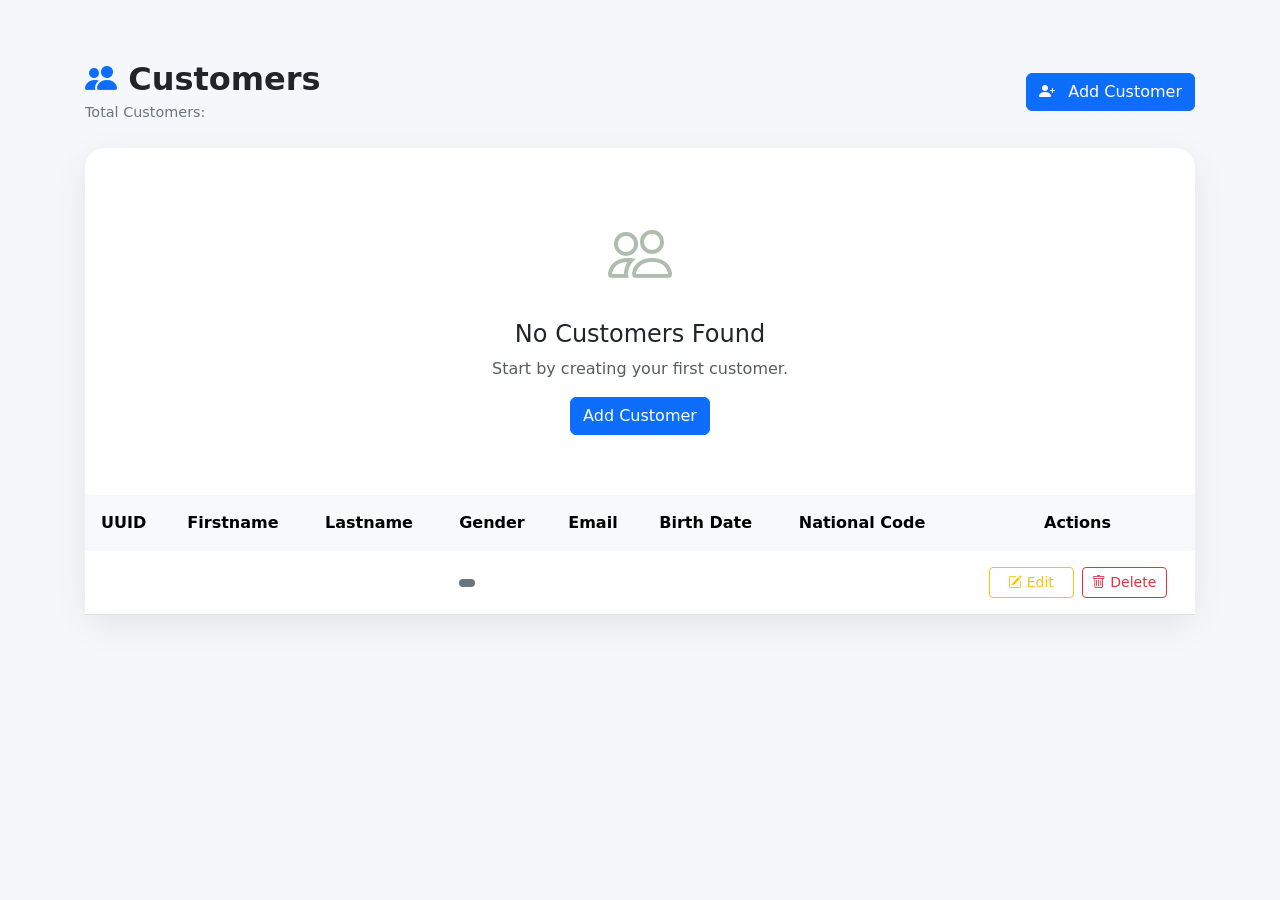
<file: thymeleaf-one/src/main/resources/templates/index.html>
<!DOCTYPE html>
<html lang="en" xmlns:th="http://www.thymeleaf.org">

<head>
    <meta charset="UTF-8">
    <meta name="viewport" content="width=device-width, initial-scale=1">

    <title>Customers</title>
    <link rel="stylesheet" th:href="@{/css/style.css}">
    <link href="https://cdn.jsdelivr.net/npm/bootstrap@5.3.3/dist/css/bootstrap.min.css" rel="stylesheet">
    <link href="https://cdn.jsdelivr.net/npm/bootstrap-icons@1.11.3/font/bootstrap-icons.css" rel="stylesheet">

    <style>
        body {
            background: #f5f7fb;
            min-height: 100vh;
        }

        .page {
            padding: 60px 15px;
        }

        .card {
            border: none;
            border-radius: 20px;
            box-shadow: 0 10px 35px rgba(0, 0, 0, .08);
        }

        .table > :not(caption) > * > * {
            padding: 1rem;
        }

        tbody tr {
            transition: all .2s ease;
        }

        tbody tr:hover {
            background-color: #f8f9ff;
        }

        .customer-count {
            font-size: .9rem;
            color: #6c757d;
        }

        .action-btn {
            min-width: 85px;
        }

        .table thead th {
            border-bottom: none;
        }

        .empty-state {
            padding: 60px 20px;
            text-align: center;
        }

        .empty-state i {
            font-size: 4rem;
            color: #aebdad;
        }
    </style>
</head>

<body>

<div th:replace="menu :: menu-one"></div>

<div class="container page">

    <div class="d-flex justify-content-between align-items-center mb-4">

        <div>
            <h2 class="fw-bold mb-1">
                <i class="bi bi-people-fill text-primary"></i>
                Customers
            </h2>

            <div class="customer-count">
                Total Customers:
                <span class="fw-semibold" th:text="${users != null ? #lists.size(users) : 0}"></span>
            </div>
        </div>

        <a th:href="@{/signup}" class="btn btn-primary">
            <i class="bi bi-person-plus-fill me-2"></i>
            Add Customer
        </a>

    </div>

    <div class="card">

        <div class="card-body p-0">

            <div th:switch="${users}">

                <div th:case="null" class="empty-state">
                    <i class="bi bi-people"></i>

                    <h4 class="mt-3">No Customers Found</h4>

                    <p class="text-muted">
                        Start by creating your first customer.
                    </p>

                    <a th:href="@{/signup}" class="btn btn-primary">
                        Add Customer
                    </a>
                </div>

                <div th:case="*">

                    <div class="table-responsive">

                        <table class="table table-hover align-middle mb-0">

                            <thead class="table-light">

                            <tr>
                                <th>UUID</th>
                                <th>Firstname</th>
                                <th>Lastname</th>
                                <th>Gender</th>
                                <th>Email</th>
                                <th>Birth Date</th>
                                <th>National Code</th>
                                <th class="text-center">Actions</th>
                            </tr>

                            </thead>

                            <tbody>

                            <tr th:each="customer : ${users}">

                                <td class="fw-semibold"
                                    th:text="${customer.uuid}">
                                </td>

                                <td th:text="${customer.firstname}">
                                </td>

                                <td th:text="${customer.lastname}">
                                </td>

                                <td>
                                    <span class="badge rounded-pill text-bg-secondary"
                                          th:text="${customer.gender}">
                                    </span>
                                </td>

                                <td th:text="${customer.email}">
                                </td>

                                <td th:text="${customer.birthDate}">
                                </td>

                                <td th:text="${customer.nationalCode}">
                                </td>

                                <td>

                                    <div class="d-flex justify-content-center gap-2">

                                        <a th:href="@{/edit/{uuid}(uuid=${customer.uuid})}"
                                           class="btn btn-outline-warning btn-sm action-btn">

                                            <i class="bi bi-pencil-square"></i>
                                            Edit

                                        </a>

                                        <a th:href="@{/delete/{uuid}(uuid=${customer.uuid})}"
                                           class="btn btn-outline-danger btn-sm action-btn"
                                           onclick="return confirm('Delete this customer?');">

                                            <i class="bi bi-trash"></i>
                                            Delete

                                        </a>

                                    </div>

                                </td>

                            </tr>

                            </tbody>

                        </table>

                    </div>

                </div>

            </div>

        </div>

    </div>

</div>

<script src="https://cdn.jsdelivr.net/npm/bootstrap@5.3.3/dist/js/bootstrap.bundle.min.js"></script>

</body>

</html>
</file>
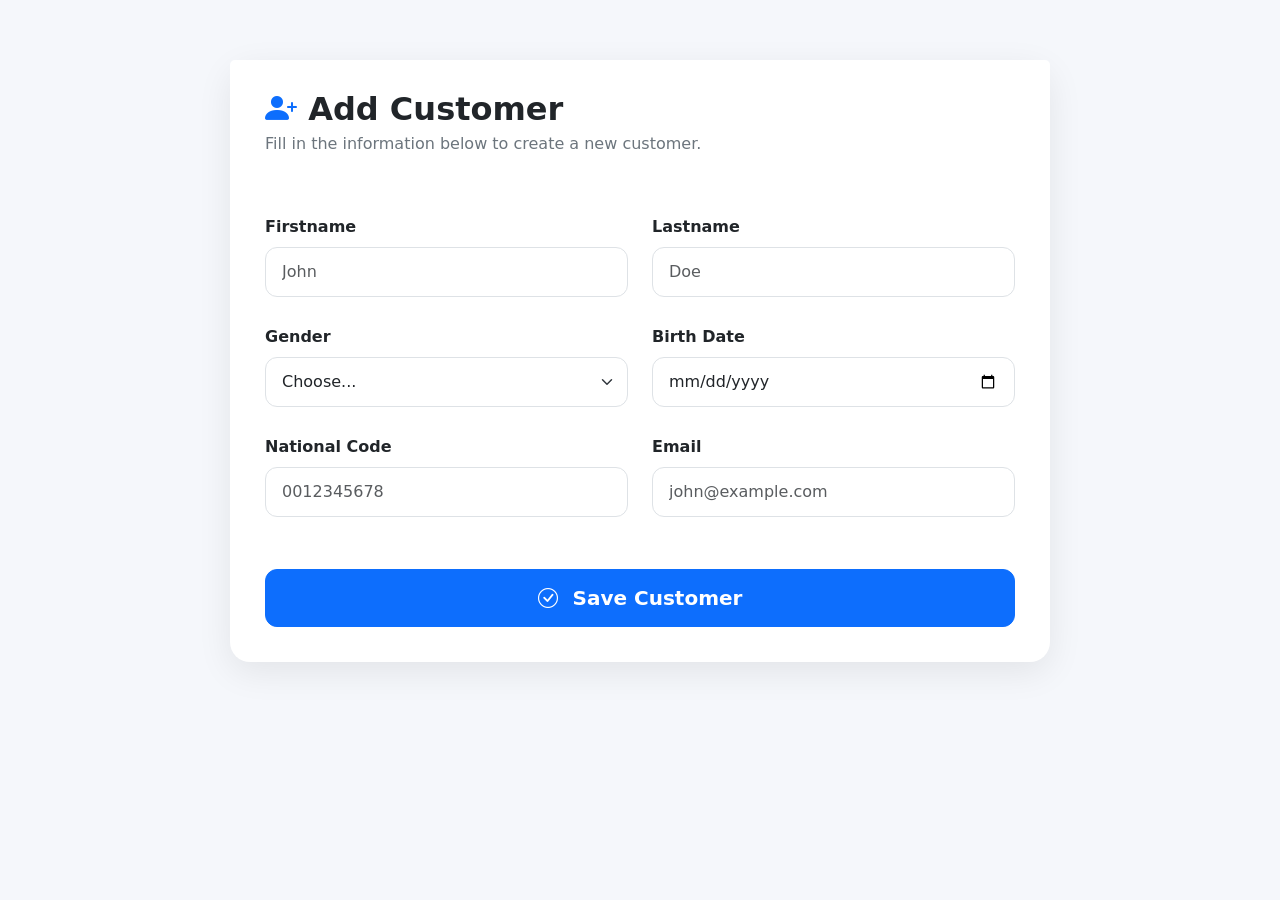
<file: thymeleaf-one/src/main/resources/templates/add-user.html>
<!DOCTYPE html>
<html lang="en" xmlns:th="http://www.thymeleaf.org">

<head>
    <meta charset="UTF-8">
    <meta name="viewport" content="width=device-width, initial-scale=1">

    <title>Add Customer</title>
    <link rel="stylesheet" th:href="@{/css/style.css}">
    <link href="https://cdn.jsdelivr.net/npm/bootstrap@5.3.3/dist/css/bootstrap.min.css" rel="stylesheet">
    <link href="https://cdn.jsdelivr.net/npm/bootstrap-icons@1.11.3/font/bootstrap-icons.css" rel="stylesheet">

    <style>
        body {
            background: #f5f7fb;
            min-height: 100vh;
        }

        .page {
            max-width: 850px;
            margin: auto;
            padding: 60px 15px;
        }

        .card {
            border: none;
            border-radius: 20px;
            box-shadow: 0 10px 35px rgba(0, 0, 0, .08);
        }

        .card-header {
            background: white;
            border: none;
            padding: 30px 35px 0;
        }

        .card-body {
            padding: 35px;
        }

        .form-label {
            font-weight: 600;
        }

        .form-control,
        .form-select {
            border-radius: 12px;
            padding: .75rem 1rem;
        }

        .form-control:focus,
        .form-select:focus {
            box-shadow: 0 0 0 .2rem rgba(13, 110, 253, .15);
        }

        .btn {
            border-radius: 12px;
            padding: .8rem;
            font-weight: 600;
        }

        .invalid-feedback {
            display: block;
        }
    </style>
</head>

<body>

<div th:replace="menu :: menu-one"></div>

<div class="page">

    <div class="card">

        <div class="card-header">
            <h2 class="fw-bold mb-1">
                <i class="bi bi-person-plus-fill text-primary"></i>
                Add Customer
            </h2>

            <p class="text-secondary mb-4">
                Fill in the information below to create a new customer.
            </p>
        </div>

        <div class="card-body">

            <form th:action="@{/add}" th:object="${customer}" method="post">

                <div class="row g-4">

                    <div class="col-md-6">
                        <label for="firstname" class="form-label">Firstname</label>

                        <input
                                id="firstname"
                                type="text"
                                class="form-control"
                                th:field="*{firstname}"
                                placeholder="John"
                                th:classappend="${#fields.hasErrors('firstname')} ? ' is-invalid'">

                        <div class="invalid-feedback"
                             th:errors="*{firstname}">
                        </div>
                    </div>

                    <div class="col-md-6">
                        <label for="lastname" class="form-label">Lastname</label>

                        <input
                                id="lastname"
                                type="text"
                                class="form-control"
                                th:field="*{lastname}"
                                placeholder="Doe"
                                th:classappend="${#fields.hasErrors('lastname')} ? ' is-invalid'">

                        <div class="invalid-feedback"
                             th:errors="*{lastname}">
                        </div>
                    </div>

                    <div class="col-md-6">
                        <label for="gender" class="form-label">Gender</label>

                        <select
                                id="gender"
                                class="form-select"
                                th:field="*{gender}"
                                th:classappend="${#fields.hasErrors('gender')} ? ' is-invalid'">

                            <option value="">Choose...</option>

                            <option
                                    th:each="g : ${T(com.project.one.domain.constant.Gender).values()}"
                                    th:value="${g.name()}"
                                    th:text="${g.name()}">
                            </option>

                        </select>

                        <div class="invalid-feedback"
                             th:errors="*{gender}">
                        </div>
                    </div>

                    <div class="col-md-6">
                        <label for="birthDate" class="form-label">Birth Date</label>

                        <input
                                id="birthDate"
                                type="date"
                                class="form-control"
                                th:field="*{birthDate}"
                                th:classappend="${#fields.hasErrors('birthDate')} ? ' is-invalid'">

                        <div class="invalid-feedback"
                             th:errors="*{birthDate}">
                        </div>
                    </div>

                    <div class="col-md-6">
                        <label for="nationalCode" class="form-label">National Code</label>

                        <input
                                id="nationalCode"
                                type="text"
                                class="form-control"
                                placeholder="0012345678"
                                th:field="*{nationalCode}"
                                th:classappend="${#fields.hasErrors('nationalCode')} ? ' is-invalid'">

                        <div class="invalid-feedback"
                             th:errors="*{nationalCode}">
                        </div>
                    </div>

                    <div class="col-md-6">
                        <label for="email" class="form-label">Email</label>

                        <input
                                id="email"
                                type="email"
                                class="form-control"
                                placeholder="john@example.com"
                                th:field="*{email}"
                                th:classappend="${#fields.hasErrors('email')} ? ' is-invalid'">

                        <div class="invalid-feedback"
                             th:errors="*{email}">
                        </div>
                    </div>

                </div>

                <div class="mt-5 d-grid">
                    <button class="btn btn-primary btn-lg">
                        <i class="bi bi-check-circle me-2"></i>
                        Save Customer
                    </button>
                </div>

            </form>

        </div>

    </div>

</div>

<script src="https://cdn.jsdelivr.net/npm/bootstrap@5.3.3/dist/js/bootstrap.bundle.min.js"></script>

</body>
</html>
</file>
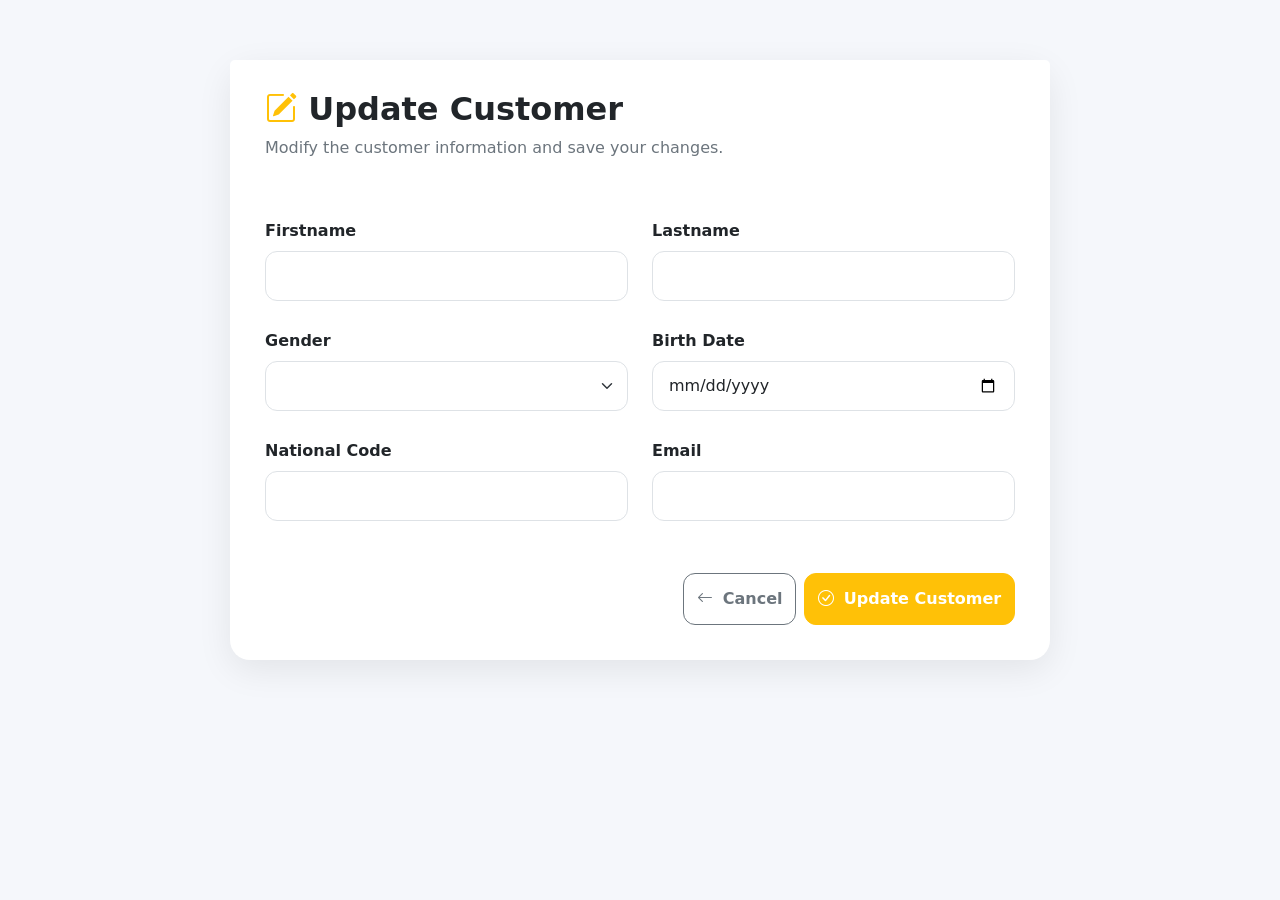
<file: thymeleaf-one/src/main/resources/templates/update-user.html>
<!DOCTYPE html>
<html lang="en" xmlns:th="http://www.thymeleaf.org">

<head>
    <meta charset="UTF-8">
    <meta name="viewport" content="width=device-width, initial-scale=1">

    <title>Update Customer</title>
    <link rel="stylesheet" th:href="@{/css/style.css}">
    <link href="https://cdn.jsdelivr.net/npm/bootstrap@5.3.3/dist/css/bootstrap.min.css" rel="stylesheet">
    <link href="https://cdn.jsdelivr.net/npm/bootstrap-icons@1.11.3/font/bootstrap-icons.css" rel="stylesheet">

    <style>

        body{
            background:#f5f7fb;
            min-height:100vh;
        }

        .page{
            max-width:850px;
            margin:auto;
            padding:60px 15px;
        }

        .card{
            border:none;
            border-radius:20px;
            box-shadow:0 10px 35px rgba(0,0,0,.08);
        }

        .card-header{
            border:none;
            background:white;
            padding:30px 35px 0;
        }

        .card-body{
            padding:35px;
        }

        .form-label{
            font-weight:600;
        }

        .form-control,
        .form-select{
            border-radius:12px;
            padding:.75rem 1rem;
        }

        .form-control:focus,
        .form-select:focus{
            box-shadow:0 0 0 .2rem rgba(13,110,253,.15);
        }

        .btn{
            border-radius:12px;
            padding:.8rem;
            font-weight:600;
        }

        .invalid-feedback{
            display:block;
        }

    </style>

</head>

<body>

<div th:replace="menu :: menu-one"></div>

<div class="page">

    <div class="card">

        <div class="card-header">

            <h2 class="fw-bold mb-2">
                <i class="bi bi-pencil-square text-warning"></i>
                Update Customer
            </h2>

            <p class="text-secondary mb-4">
                Modify the customer information and save your changes.
            </p>

        </div>

        <div class="card-body">

            <form
                    method="post"
                    th:action="@{/update/{uuid}(uuid=${customer.uuid})}"
                    th:object="${customer}">

                <div class="row g-4">

                    <div class="col-md-6">

                        <label class="form-label" for="firstname">
                            Firstname
                        </label>

                        <input
                                id="firstname"
                                type="text"
                                class="form-control"
                                th:field="*{firstname}"
                                th:classappend="${#fields.hasErrors('firstname')} ? ' is-invalid'">

                        <div class="invalid-feedback"
                             th:errors="*{firstname}">
                        </div>

                    </div>

                    <div class="col-md-6">

                        <label class="form-label" for="lastname">
                            Lastname
                        </label>

                        <input
                                id="lastname"
                                type="text"
                                class="form-control"
                                th:field="*{lastname}"
                                th:classappend="${#fields.hasErrors('lastname')} ? ' is-invalid'">

                        <div class="invalid-feedback"
                             th:errors="*{lastname}">
                        </div>

                    </div>

                    <div class="col-md-6">

                        <label class="form-label" for="gender">
                            Gender
                        </label>

                        <select
                                id="gender"
                                class="form-select"
                                th:field="*{gender}"
                                th:classappend="${#fields.hasErrors('gender')} ? ' is-invalid'">

                            <option
                                    th:each="g : ${T(com.project.one.domain.constant.Gender).values()}"
                                    th:value="${g.name()}"
                                    th:text="${g.name()}">
                            </option>

                        </select>

                        <div class="invalid-feedback"
                             th:errors="*{gender}">
                        </div>

                    </div>

                    <div class="col-md-6">

                        <label class="form-label" for="birthDate">
                            Birth Date
                        </label>

                        <input
                                id="birthDate"
                                type="date"
                                class="form-control"
                                th:field="*{birthDate}"
                                th:classappend="${#fields.hasErrors('birthDate')} ? ' is-invalid'">

                        <div class="invalid-feedback"
                             th:errors="*{birthDate}">
                        </div>

                    </div>

                    <div class="col-md-6">

                        <label class="form-label" for="nationalCode">
                            National Code
                        </label>

                        <input
                                id="nationalCode"
                                type="text"
                                class="form-control"
                                th:field="*{nationalCode}"
                                th:classappend="${#fields.hasErrors('nationalCode')} ? ' is-invalid'">

                        <div class="invalid-feedback"
                             th:errors="*{nationalCode}">
                        </div>

                    </div>

                    <div class="col-md-6">

                        <label class="form-label" for="email">
                            Email
                        </label>

                        <input
                                id="email"
                                type="email"
                                class="form-control"
                                th:field="*{email}"
                                th:classappend="${#fields.hasErrors('email')} ? ' is-invalid'">

                        <div class="invalid-feedback"
                             th:errors="*{email}">
                        </div>

                    </div>

                </div>

                <div class="d-flex justify-content-end gap-2 mt-5">

                    <a
                            th:href="@{/index}"
                            class="btn btn-outline-secondary">

                        <i class="bi bi-arrow-left me-1"></i>
                        Cancel

                    </a>

                    <button
                            type="submit"
                            class="btn btn-warning text-white">

                        <i class="bi bi-check-circle me-1"></i>
                        Update Customer

                    </button>

                </div>

            </form>

        </div>

    </div>

</div>

<script src="https://cdn.jsdelivr.net/npm/bootstrap@5.3.3/dist/js/bootstrap.bundle.min.js"></script>

</body>
</html>
</file>
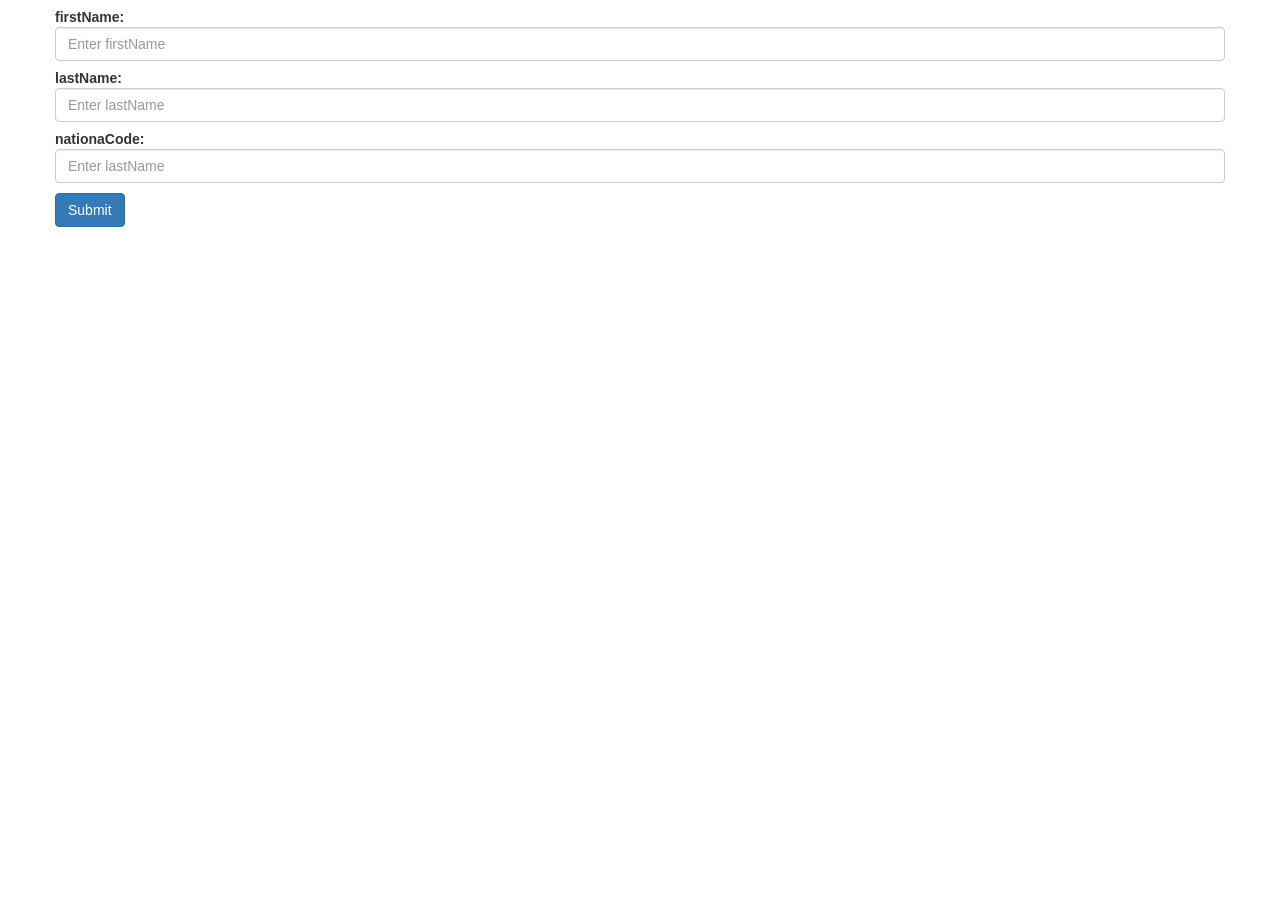
<file: thymeleaf-two/src/main/resources/templates/form-one.html>
<!DOCTYPE html>

<html lang="en"
      xmlns="http://www.w3.org/1999/xhtml" xmlns:th="http://www.thymeleaf.org">
<head>
    <meta content="text/html; charset=utf-8" http-equiv="Content-Type"/>
    <link href="http://maxcdn.bootstrapcdn.com/bootstrap/3.3.6/css/bootstrap.min.css"
          rel="stylesheet"/>
    <title></title>
</head>

<body>
<div th:include="menu :: menu-one"></div>
<div class="container">
    <form action="#" class="form-horizontal" method="post"
          th:action="@{/}" th:object="${user}">
        <div class="form-group">
            <label class="control-label" for="firstName">firstName:</label>
            <input class="form-control" id="firstName" placeholder="Enter firstName"
                   th:field="*{firstName}" type="text"/>
            <label class="control-label" for="lastName">lastName:</label>
            <input class="form-control" id="lastName" placeholder="Enter lastName"
                   th:field="*{lastName}" type="text"/>
            <label class="control-label" for="nationaCode">nationaCode:</label>
            <input class="form-control" id="nationaCode" placeholder="Enter lastName"
                   th:field="*{nationalCode}" type="text"/>
            <button class="btn btn-primary" style="margin-top: 10px" type="submit">Submit</button>
        </div>
    </form>
</div>
</body>

</html>
</file>
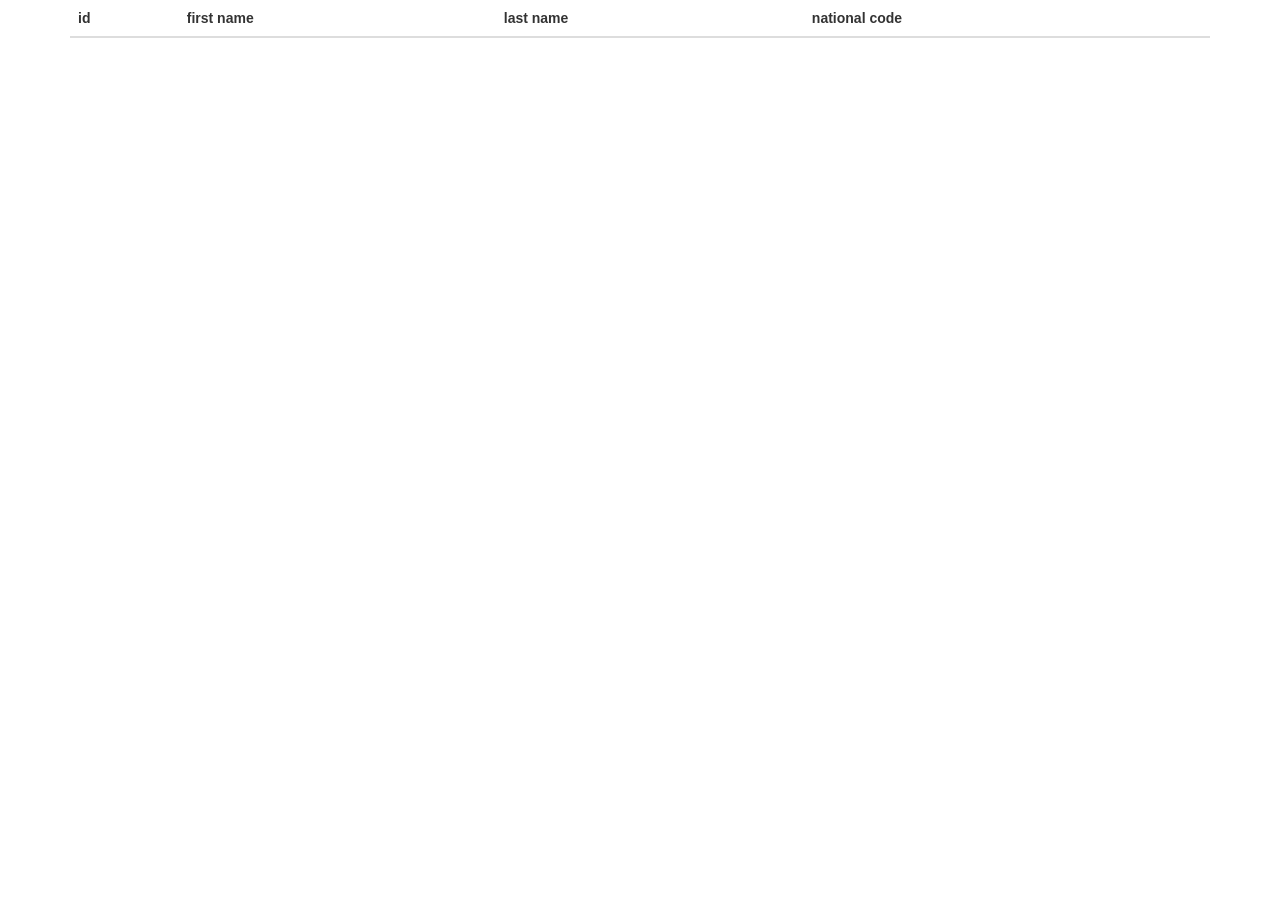
<file: thymeleaf-two/src/main/resources/templates/results.html>
<!DOCTYPE html>

<html lang="en"
      xmlns="http://www.w3.org/1999/xhtml" xmlns:th="http://www.thymeleaf.org">

<head>
    <meta content="text/html; charset=UTF-8" http-equiv="Content-Type"/>
    <link href="http://maxcdn.bootstrapcdn.com/bootstrap/3.3.6/css/bootstrap.min.css"
          rel="stylesheet"/>
    <title></title>

</head>
<body>
<div th:include="menu :: menu-one"></div>
<div class="container">
    <table class="table">
        <thead>
        <tr>
            <th>id</th>
            <th>first name</th>
            <th>last name</th>
            <th>national code</th>
        </tr>
        </thead>
        <tbody>
        <tr th:each="res : ${result}">
            <td th:text="${res.userId}"></td>
            <td th:text="${res.firstName}"></td>
            <td th:text="${res.lastName}"></td>
            <td th:text="${res.nationalCode}"></td>
        </tr>
        </tbody>
    </table>
</div>
</body>

</html>
</file>
